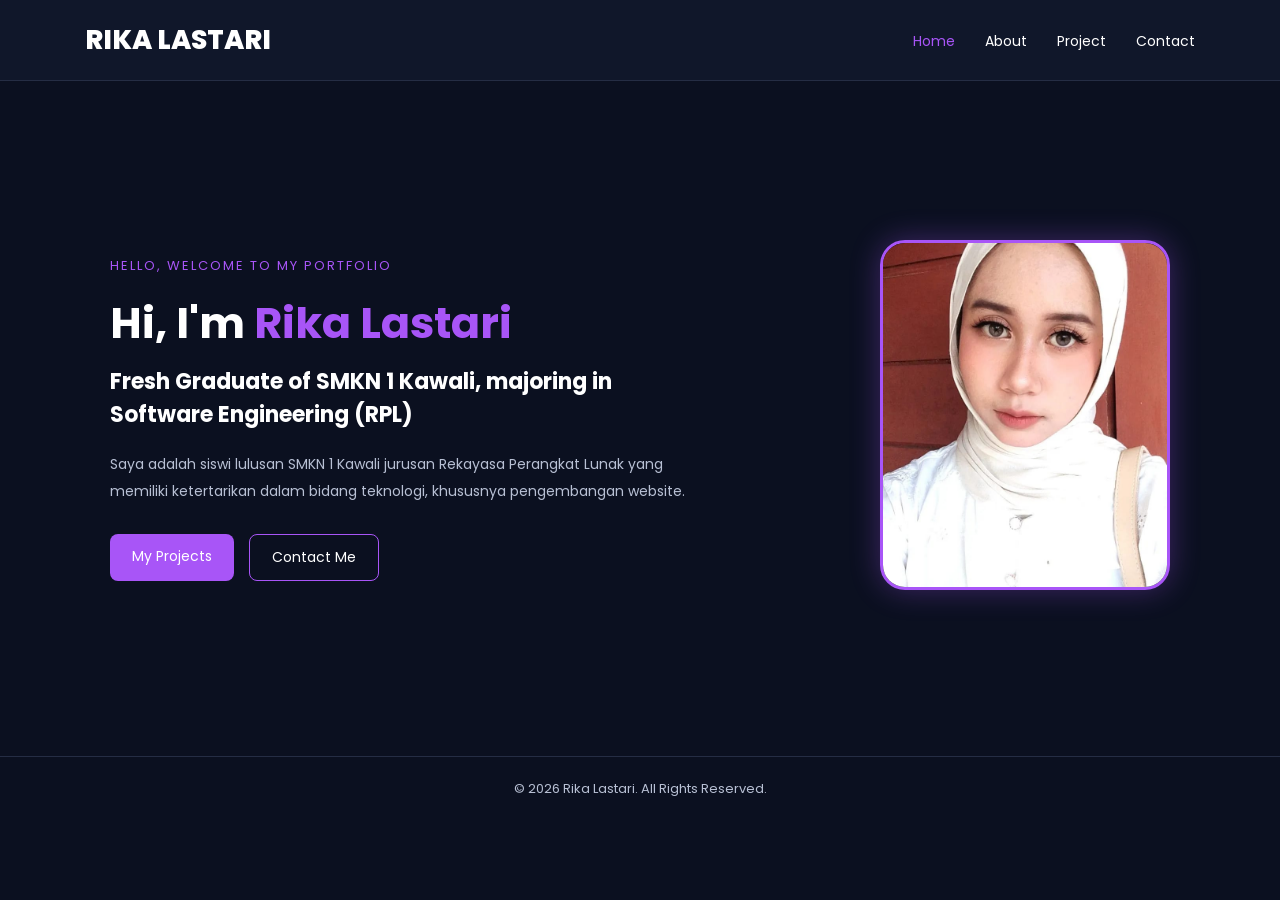
<file: index.html>
<!DOCTYPE html>
<html lang="id">
<head>
    <meta charset="UTF-8">
    <meta name="viewport" content="width=device-width, initial-scale=1.0">
    <title>Home | Rika Lastari</title>
    <link rel="stylesheet" href="style.css">
</head>
<body>

    <!-- Navbar -->
    <header>
        <nav class="navbar">
            <a href="index.html" class="logo">RIKA LASTARI</a>

            <ul class="nav-menu">
                <li><a href="index.html" class="active">Home</a></li>
                <li><a href="about.html">About</a></li>
                <li><a href="project.html">Project</a></li>
                <li><a href="contact.html">Contact</a></li>
            </ul>
        </nav>
    </header>

    <!-- Home Section -->
    <main class="home">
        <div class="home-text">

            <p class="greeting">HELLO, WELCOME TO MY PORTFOLIO</p>

            <h1>Hi, I'm <span>Rika Lastari</span></h1>

            <h2>Fresh Graduate of SMKN 1 Kawali, majoring in Software Engineering (RPL)</h2>

            <p class="description">
                Saya adalah siswi lulusan SMKN 1 Kawali jurusan Rekayasa
                Perangkat Lunak yang memiliki
                ketertarikan dalam bidang teknologi, khususnya
                pengembangan website.
            </p>

            <div class="buttons">
                <a href="project.html" class="btn">My Projects</a>
                <a href="contact.html" class="btn btn-outline">
                    Contact Me
                </a>
            </div>

        </div>

        <div class="home-image">
            <img src="profile.jpeg" alt="Foto Rika Lastari">
        </div>
    </main>

    <!-- Footer -->
    <footer>
        <p>© 2026 Rika Lastari. All Rights Reserved.</p>
    </footer>

</body>
</html>
</file>
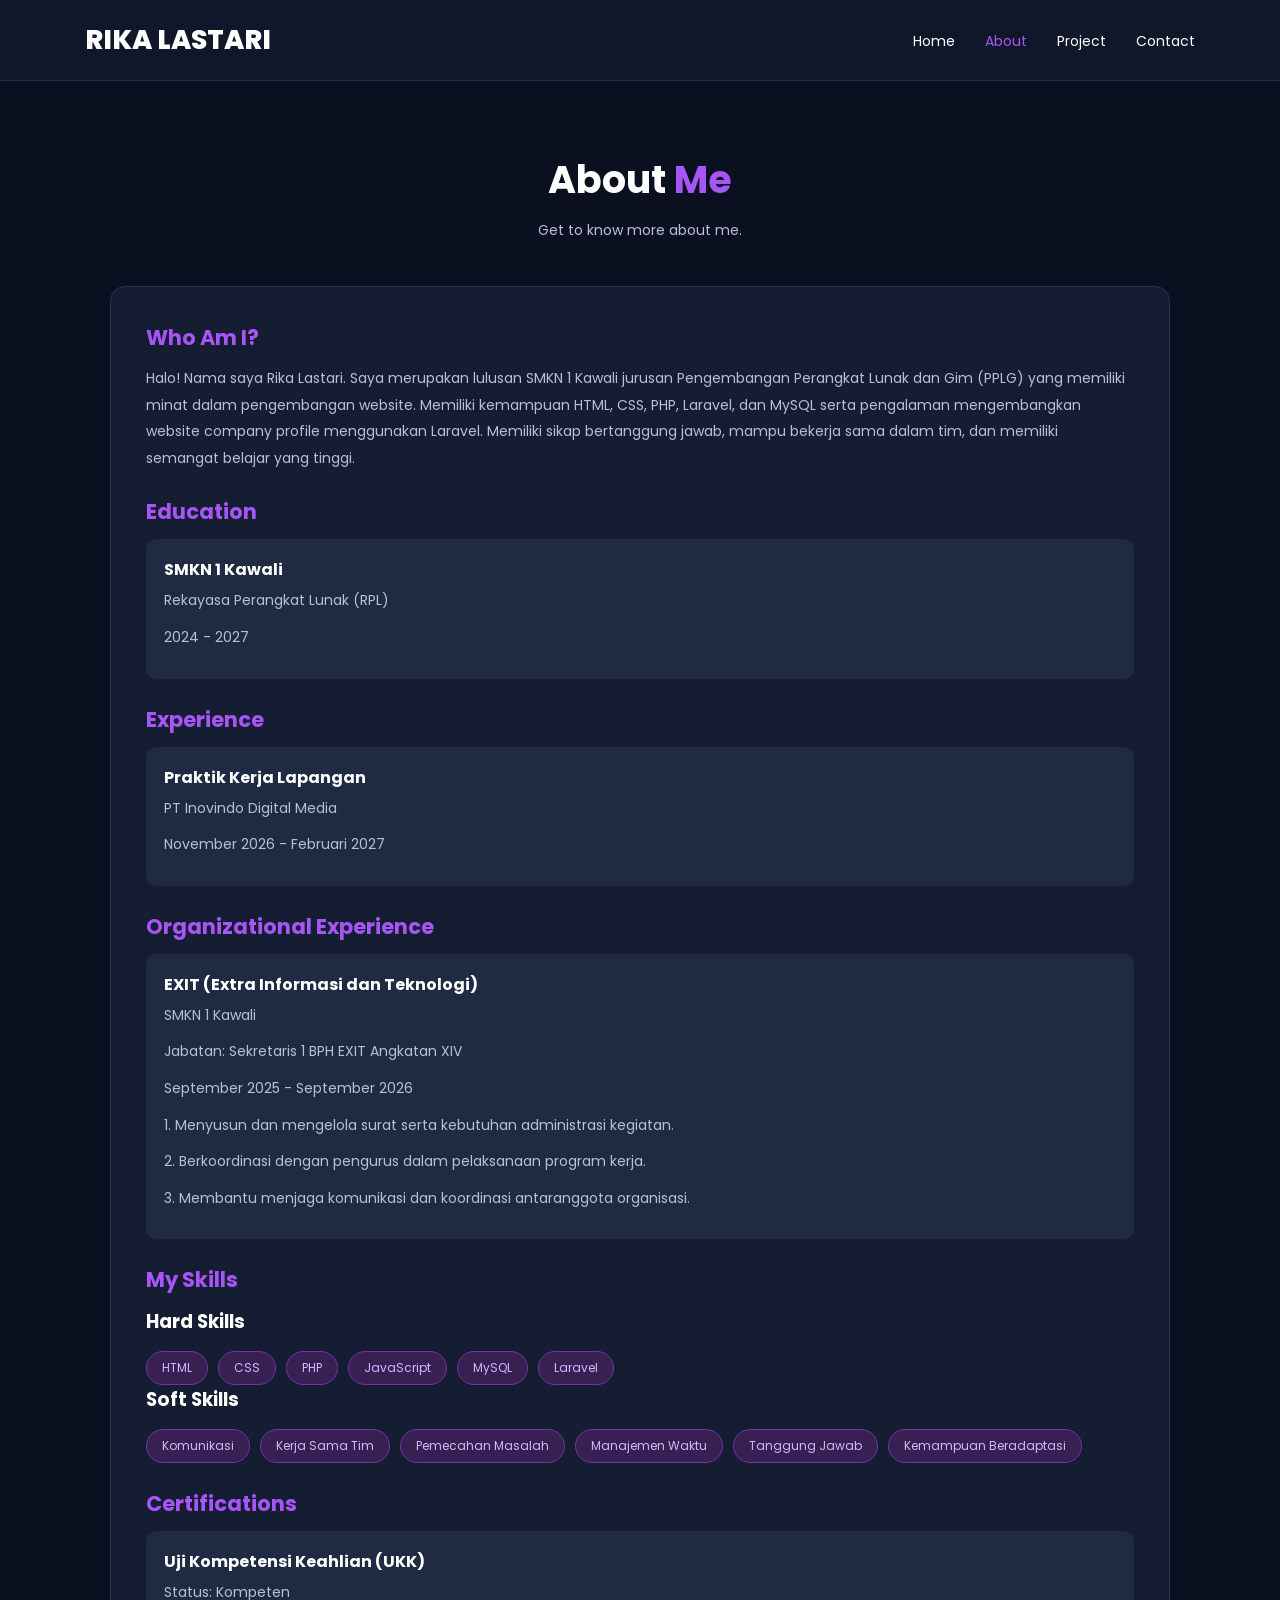
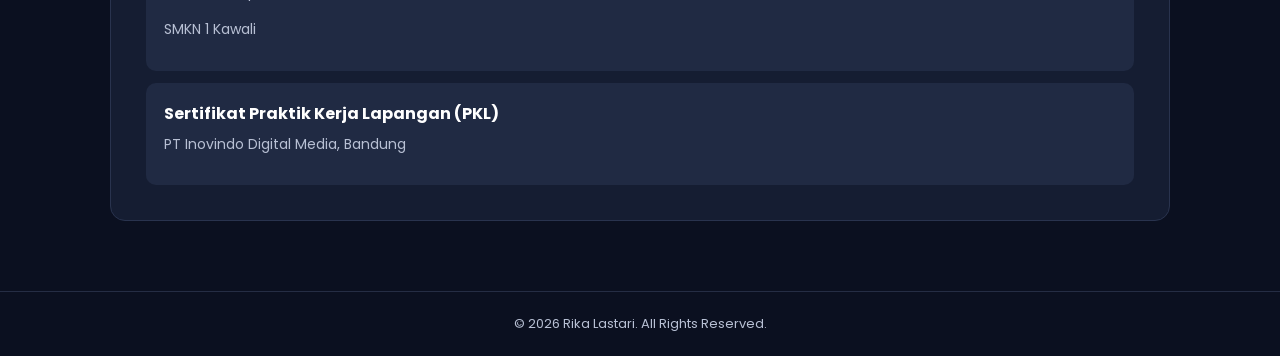
<file: about.html>
<!DOCTYPE html>
<html lang="id">
<head>
    <meta charset="UTF-8">
    <meta name="viewport" content="width=device-width, initial-scale=1.0">
    <title>About | Rika Lastari</title>
    <link rel="stylesheet" href="style.css">
</head>
<body>

    <!-- Navbar -->
    <header>
        <nav class="navbar">
            <a href="index.html" class="logo">RIKA LASTARI</a>

            <ul class="nav-menu">
                <li><a href="index.html">Home</a></li>
                <li><a href="about.html" class="active">About</a></li>
                <li><a href="project.html">Project</a></li>
                <li><a href="contact.html">Contact</a></li>
            </ul>
        </nav>
    </header>

    <!-- About Section -->
    <main class="page-container">

        <h1 class="page-title">About <span>Me</span></h1>

        <p class="subtitle">
            Get to know more about me.
        </p>

        <section class="about-content">

            <div class="about-text">
                <h2>Who Am I?</h2>

                <p>
                    Halo! Nama saya Rika Lastari. Saya merupakan lulusan SMKN 1 Kawali 
                    jurusan Pengembangan Perangkat Lunak dan Gim (PPLG) yang memiliki minat 
                    dalam pengembangan website. Memiliki kemampuan HTML, CSS, PHP, Laravel, 
                    dan MySQL serta pengalaman mengembangkan website company profile menggunakan Laravel.
                    Memiliki sikap bertanggung jawab, mampu bekerja sama dalam tim, dan memiliki semangat belajar
                    yang tinggi.
                </p>

                <h2>Education</h2>

                <div class="info-card">
                    <h3>SMKN 1 Kawali</h3>
                    <p>Rekayasa Perangkat Lunak (RPL)</p>
                    <p>2024 - 2027</p>
                </div>

                <h2>Experience</h2>

                <div class="info-card">
                    <h3>Praktik Kerja Lapangan</h3>
                    <p>PT Inovindo Digital Media</p>
                    <p>November 2026 - Februari 2027</p>
                </div>

                <h2>Organizational Experience</h2>

                <div class="info-card">
                    <h3>EXIT (Extra Informasi dan Teknologi)</h3>
                    <p>SMKN 1 Kawali</p>
                    <p>Jabatan: Sekretaris 1 BPH EXIT Angkatan XIV</p>
                    <p>September 2025 - September 2026</p>
                    <p>
                        1. Menyusun dan mengelola surat serta kebutuhan administrasi kegiatan.
                    </p>
                    <p>
                        2. Berkoordinasi dengan pengurus dalam pelaksanaan program kerja.
                    </p>
                    <p>
                        3. Membantu menjaga komunikasi dan koordinasi antaranggota organisasi.
                    </p>
                </div>

                <h2>My Skills</h2>

                <h3>Hard Skills</h3>
                <div class="skills">
                    <span>HTML</span>
                    <span>CSS</span>
                    <span>PHP</span>
                    <span>JavaScript</span>
                    <span>MySQL</span>
                    <span>Laravel</span>
                </div>

               <h3>Soft Skills</h3>
<div class="skills">
    <span>Komunikasi</span>
    <span>Kerja Sama Tim</span>
    <span>Pemecahan Masalah</span>
    <span>Manajemen Waktu</span>
    <span>Tanggung Jawab</span>
    <span>Kemampuan Beradaptasi</span>
</div>


<h2>Certifications</h2>

<div class="info-card">
    <h3>Uji Kompetensi Keahlian (UKK)</h3>
    <p>Status: Kompeten</p>
    <p>SMKN 1 Kawali</p>
</div>

<div class="info-card">
    <h3>Sertifikat Praktik Kerja Lapangan (PKL)</h3>
    <p>PT Inovindo Digital Media, Bandung</p>
</div>


            </div>

        </section>

    </main>

    <!-- Footer -->
    <footer>
        <p>© 2026 Rika Lastari. All Rights Reserved.</p>
    </footer>

</body>
</html>
</file>
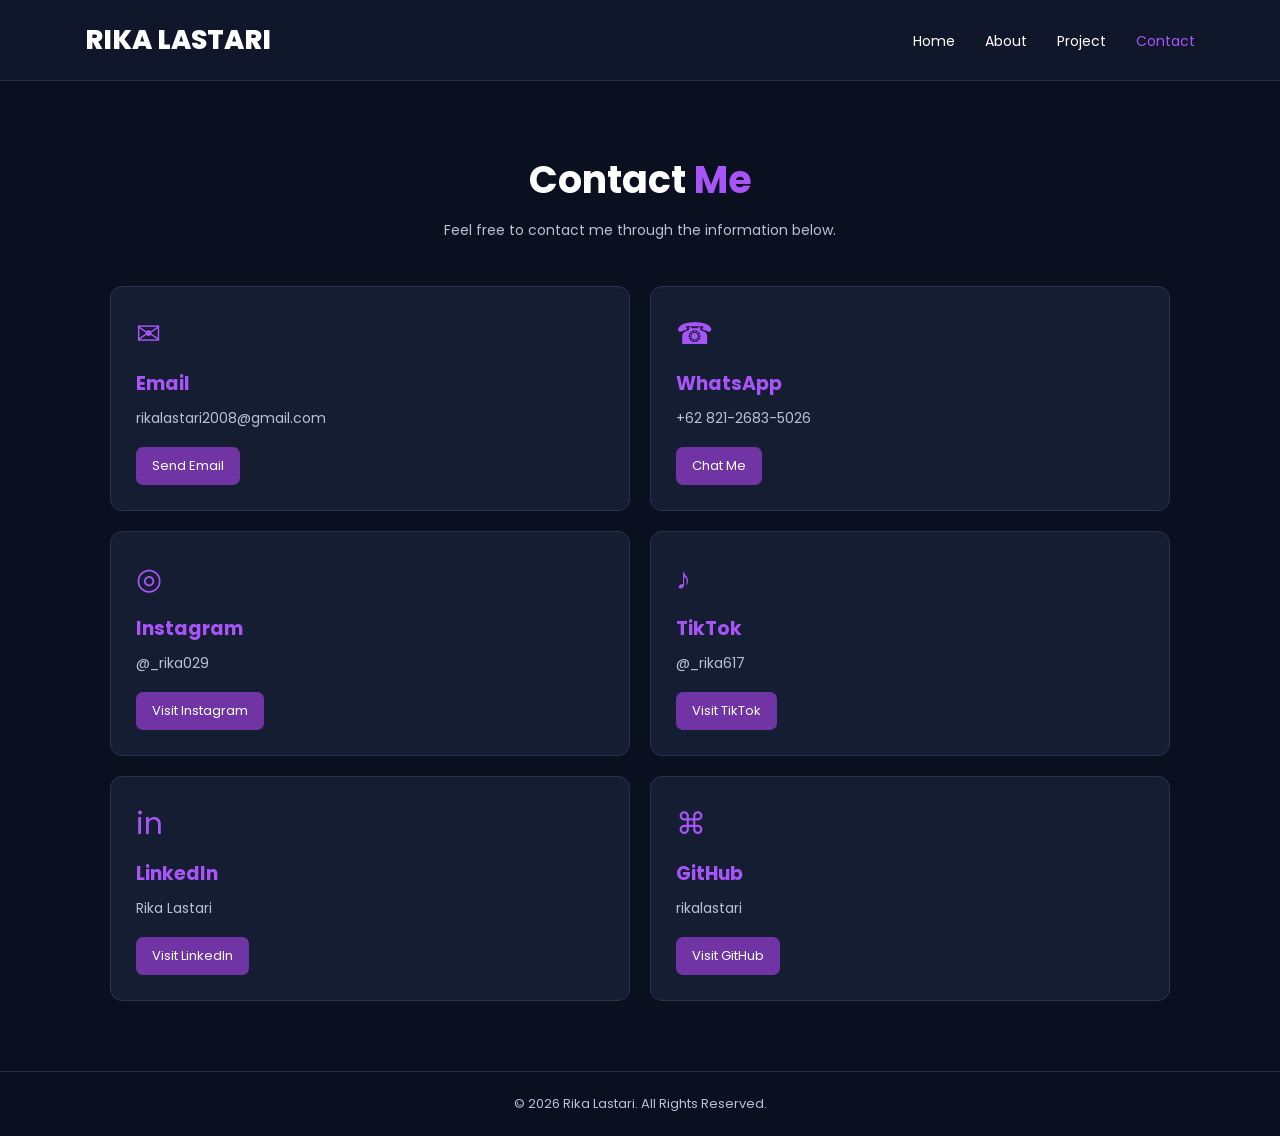
<file: contact.html>
<!DOCTYPE html>
<html lang="id">
<head>
    <meta charset="UTF-8">
    <meta name="viewport" content="width=device-width, initial-scale=1.0">
    <title>Contact | Rika Lastari</title>
    <link rel="stylesheet" href="style.css">
</head>
<body>

    <!-- Navbar -->
    <header>
        <nav class="navbar">
            <a href="index.html" class="logo">RIKA LASTARI</a>

            <ul class="nav-menu">
                <li><a href="index.html">Home</a></li>
                <li><a href="about.html">About</a></li>
                <li><a href="project.html">Project</a></li>
                <li><a href="contact.html" class="active">Contact</a></li>
            </ul>
        </nav>
    </header>

    <!-- Contact Section -->
    <main class="page-container">

        <h1 class="page-title">Contact <span>Me</span></h1>

        <p class="subtitle">
            Feel free to contact me through the information below.
        </p>

        <section class="contact-list">

            <div class="contact-card">
                <div class="contact-icon">✉</div>
                <h2>Email</h2>
                <p>rikalastari2008@gmail.com</p>
                <a href="mailto:rikalastari2008@gmail.com">Send Email</a>
            </div>

            <div class="contact-card">
                <div class="contact-icon">☎</div>
                <h2>WhatsApp</h2>
                <p>+62 821-2683-5026</p>
                <a href="https://wa.me/6282126835026" target="_blank">
                    Chat Me
                </a>
            </div>

            <div class="contact-card">
                <div class="contact-icon">◎</div>
                <h2>Instagram</h2>
                <p>@_rika029</p>
                <a href="https://instagram.com/_rika029">
                    Visit Instagram
                </a>
            </div>

            <div class="contact-card">
                <div class="contact-icon">♪</div>
                <h2>TikTok</h2>
                <p>@_rika617</p>
                <a href="https://www.tiktok.com/@_rika617" target="_blank" rel="noopener noreferrer">
                    Visit TikTok
                </a>
            </div>

            <!-- LinkedIn -->
            <div class="contact-card">
                <div class="contact-icon">in</div>
                <h2>LinkedIn</h2>
                <p>Rika Lastari</p>
                <a href="https://www.linkedin.com/in/rika-lastari-671760449?utm_source=share_via&utm_content=" target="_blank" rel="noopener noreferrer">
                    Visit LinkedIn
                </a>
            </div>

            <!-- GitHub -->
            <div class="contact-card">
                <div class="contact-icon">⌘</div>
                <h2>GitHub</h2>
                <p>rikalastari</p>
                <a href=" https://github.com/rikalastari" target="_blank" rel="noopener noreferrer">
                    Visit GitHub
                </a>
            </div>

        </section>

    </main>

    <!-- Footer -->
    <footer>
        <p>© 2026 Rika Lastari. All Rights Reserved.</p>
    </footer>

</body>
</html>
</file>
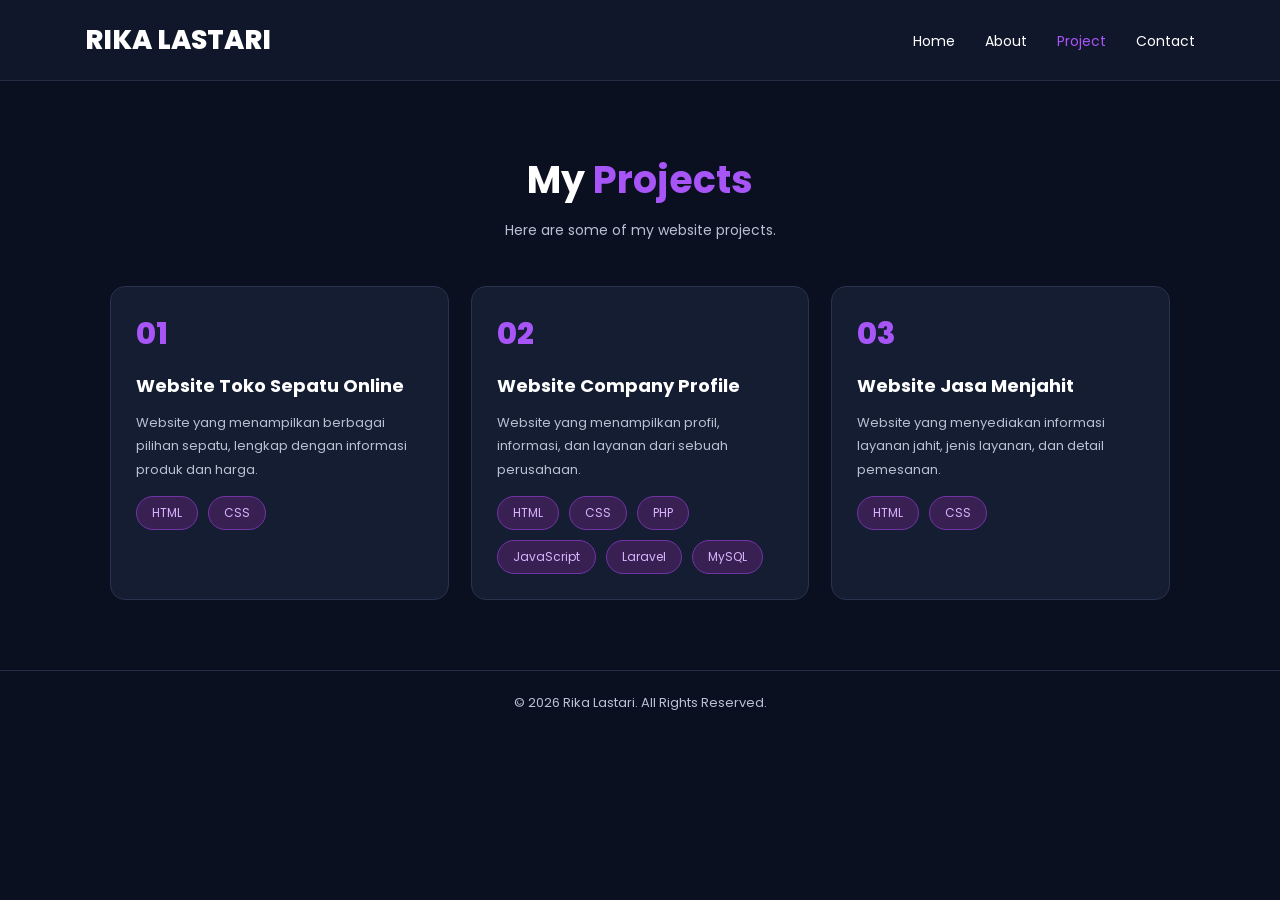
<file: project.html>
<!DOCTYPE html>
<html lang="id">
<head>
    <meta charset="UTF-8">
    <meta name="viewport" content="width=device-width, initial-scale=1.0">
    <title>Project | Rika Lastari</title>
    <link rel="stylesheet" href="style.css">
</head>
<body>

    <!-- Navbar -->
    <header>
        <nav class="navbar">
           <a href="index.html" class="logo">RIKA LASTARI</a>

            <ul class="nav-menu">
                <li><a href="index.html">Home</a></li>
                <li><a href="about.html">About</a></li>
                <li><a href="project.html" class="active">Project</a></li>
                <li><a href="contact.html">Contact</a></li>
            </ul>
        </nav>
    </header>

    <!-- Project Section -->
    <main class="page-container">

        <h1 class="page-title">My <span>Projects</span></h1>

        <p class="subtitle">
            Here are some of my website projects.
        </p>

        <section class="project-list">

            <!-- Project 1 -->
            <div class="project-card">
                <div class="project-number">01</div>

                <h2>Website Toko Sepatu Online</h2>

                <p>
                     Website yang menampilkan berbagai pilihan sepatu,
                     lengkap dengan informasi produk dan harga.
                </p>

                <div class="skills">
                    <span>HTML</span>
                    <span>CSS</span>
                </div>
            </div>

            <!-- Project 2 -->
            <div class="project-card">
                <div class="project-number">02</div>

                <h2>Website Company Profile</h2>

                <p>
                    Website yang menampilkan profil, informasi,
                    dan layanan dari sebuah perusahaan.
                </p>

                <div class="skills">
                    <span>HTML</span>
                    <span>CSS</span>
                    <span>PHP</span>
                    <span>JavaScript</span>
                    <span>Laravel</span>
                    <span>MySQL</span>
                </div>
            </div>

            <!-- Project 3 -->
            <div class="project-card">
                <div class="project-number">03</div>

                <h2>Website Jasa Menjahit</h2>

                <p>
                     Website yang menyediakan informasi layanan jahit,
                     jenis layanan, dan detail pemesanan.
                </p>

                <div class="skills">
                    <span>HTML</span>
                    <span>CSS</span>
                </div>
            </div>

        </section>

    </main>

    <!-- Footer -->
    <footer>
        <p>© 2026 Rika Lastari. All Rights Reserved.</p>
    </footer>

</body>
</html>
</file>
<file: style.css>
/* IMPORT FONT */

@import url('https://fonts.googleapis.com/css2?family=Poppins:wght@300;400;500;600;700;800&display=swap');


/* GENERAL */

* {
    margin: 0;
    padding: 0;
    box-sizing: border-box;
}

:root {
    --purple: #a855f7;
    --purple-dark: #7134a5;
    --dark: #0b1020;
    --navbar: #10172a;
    --card: #151d32;
    --text: #b8c0d4;
    --white: #ffffff;
}

body {
    font-family: 'Poppins', sans-serif;
    background: var(--dark);
    color: var(--white);
    min-height: 100vh;
}


/* NAVBAR */

header {
    background: var(--navbar);
    border-bottom: 1px solid #252d44;
}

.navbar {
    max-width: 1150px;
    margin: auto;
    padding: 20px;
    display: flex;
    align-items: center;
    justify-content: space-between;
    gap: 20px;
}

.logo {
    color: var(--white);
    font-size: 27px;
    font-weight: 800;
    text-decoration: none;
}

.logo span {
    color: var(--purple);
}

.nav-menu {
    display: flex;
    align-items: center;
    flex-wrap: wrap;
    gap: 30px;
    list-style: none;
}

.nav-menu a {
    color: var(--white);
    text-decoration: none;
    font-size: 14px;
    transition: 0.3s;
}

.nav-menu a:hover,
.nav-menu a.active {
    color: var(--purple);
}


/* HOME */

.home {
    max-width: 1100px;
    min-height: 75vh;
    margin: auto;
    padding: 60px 20px;
    display: flex;
    align-items: center;
    justify-content: space-between;
    gap: 50px;
}

.home-text {
    max-width: 600px;
}

.greeting {
    color: var(--purple);
    font-size: 13px;
    letter-spacing: 2px;
    margin-bottom: 15px;
}

.home-text h1 {
    font-size: 43px;
    margin-bottom: 10px;
}

.home-text h1 span {
    color: var(--purple);
}

.home-text h2 {
    font-size: 22px;
    margin-bottom: 20px;
}

.description {
    color: var(--text);
    line-height: 1.9;
    font-size: 14px;
}

.home-image img {
    width: 290px;
    height: 350px;
    object-fit: cover;
    border-radius: 25px;
    border: 3px solid var(--purple);
    box-shadow: 0 0 30px #a855f755;
}

.buttons {
    display: flex;
    flex-wrap: wrap;
    gap: 15px;
    margin-top: 30px;
}

.btn {
    display: inline-block;
    background: var(--purple);
    color: var(--white);
    padding: 12px 22px;
    border-radius: 8px;
    text-decoration: none;
    font-size: 14px;
    transition: 0.3s;
}

.btn:hover {
    background: var(--purple-dark);
    transform: translateY(-4px);
}

.btn-outline {
    background: transparent;
    border: 1px solid var(--purple);
}

.btn-outline:hover {
    background: var(--purple);
}


/* GENERAL PAGE */

.page-container {
    max-width: 1100px;
    margin: auto;
    padding: 70px 20px;
}

.page-title {
    text-align: center;
    font-size: 38px;
    margin-bottom: 12px;
}

.page-title span {
    color: var(--purple);
}

.subtitle {
    text-align: center;
    color: var(--text);
    font-size: 14px;
    margin-bottom: 45px;
}


/* ABOUT */

.about-content {
    background: var(--card);
    padding: 35px;
    border-radius: 15px;
    border: 1px solid #29334e;
}

.about-text h2 {
    color: var(--purple);
    font-size: 21px;
    margin: 25px 0 12px;
}

.about-text h2:first-child {
    margin-top: 0;
}

.about-text p {
    color: var(--text);
    font-size: 14px;
    line-height: 1.9;
    margin-bottom: 10px;
}

.info-card {
    background: #202a43;
    padding: 18px;
    border-radius: 10px;
    margin-top: 12px;
}

.info-card h3 {
    font-size: 16px;
    margin-bottom: 5px;
}

.skills {
    display: flex;
    flex-wrap: wrap;
    gap: 10px;
    margin-top: 15px;
}

.skills span {
    background: #382052;
    color: #d8b4fe;
    border: 1px solid #7134a5;
    padding: 7px 15px;
    border-radius: 20px;
    font-size: 12px;
}


/* PROJECT */

.project-list {
    display: grid;
    grid-template-columns: repeat(3, 1fr);
    gap: 22px;
}

.project-card {
    background: var(--card);
    border: 1px solid #29334e;
    padding: 25px;
    border-radius: 15px;
    transition: 0.3s;
}

.project-card:hover {
    transform: translateY(-8px);
    border-color: var(--purple);
    box-shadow: 0 10px 30px #a855f722;
}

.project-number {
    color: var(--purple);
    font-size: 30px;
    font-weight: 800;
    margin-bottom: 15px;
}

.project-card h2 {
    font-size: 18px;
    margin-bottom: 12px;
}

.project-card p {
    color: var(--text);
    line-height: 1.8;
    font-size: 13px;
}


/* CONTACT */

.contact-list {
    display: grid;
    grid-template-columns: repeat(2, 1fr);
    gap: 20px;
}

.contact-card {
    background: var(--card);
    padding: 25px;
    border-radius: 12px;
    border: 1px solid #29334e;
    transition: 0.3s;
}

.contact-card:hover {
    border-color: var(--purple);
    transform: translateY(-5px);
}

.contact-icon {
    color: var(--purple);
    font-size: 30px;
    margin-bottom: 12px;
}

.contact-card h2 {
    color: var(--purple);
    font-size: 19px;
    margin-bottom: 10px;
}

.contact-card p {
    color: var(--text);
    font-size: 14px;
    margin-bottom: 18px;
}

.contact-card a {
    display: inline-block;
    color: var(--white);
    background: var(--purple-dark);
    padding: 9px 16px;
    border-radius: 7px;
    text-decoration: none;
    font-size: 13px;
    transition: 0.3s;
}

.contact-card a:hover {
    background: var(--purple);
}


/* FOOTER */

footer {
    text-align: center;
    padding: 22px;
    color: var(--text);
    border-top: 1px solid #252d44;
    font-size: 13px;
}


/* RESPONSIVE TABLET */

@media (max-width: 900px) {

    .home {
        gap: 30px;
    }

    .home-text h1 {
        font-size: 35px;
    }

    .project-list {
        grid-template-columns: repeat(2, 1fr);
    }

}


/* RESPONSIVE HP */

@media (max-width: 600px) {

    .navbar {
        flex-direction: column;
        gap: 15px;
    }

    .nav-menu {
        justify-content: center;
        gap: 15px;
    }

    .nav-menu a {
        font-size: 12px;
    }

    .home {
        flex-direction: column-reverse;
        text-align: center;
        padding-top: 45px;
    }

    .home-text h1 {
        font-size: 30px;
    }

    .home-text h2 {
        font-size: 18px;
    }

    .home-image img {
        width: 220px;
        height: 260px;
    }

    .buttons {
        justify-content: center;
    }

    .page-title {
        font-size: 30px;
    }

    .page-container {
        padding: 45px 18px;
    }

    .about-content {
        padding: 22px;
    }

    .project-list {
        grid-template-columns: 1fr;
    }

    .contact-list {
        grid-template-columns: 1fr;
    }

}
</file>
